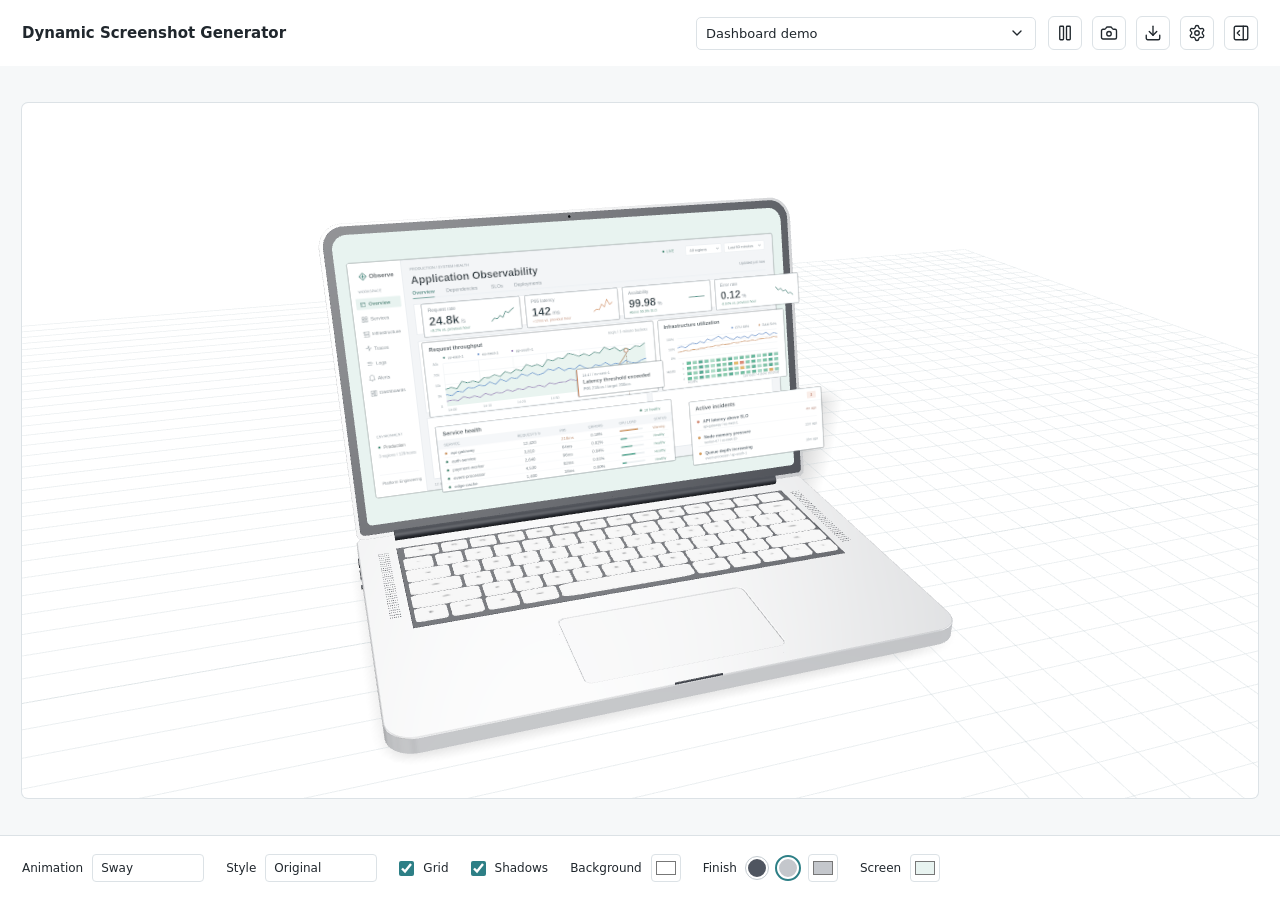
<file: index.html>
<!doctype html>
<html lang="en">
<head>
  <meta charset="utf-8">
  <meta name="viewport" content="width=device-width, initial-scale=1">
  <meta name="theme-color" content="#ffffff">
  <title>Dynamic Screenshot Generator</title>
  <link rel="stylesheet" href="style.css">
  <script type="importmap">{"imports":{"three":"./vendor/three/three.module.js"}}</script>
</head>
<body>
  <main class="app panel-collapsed" id="app">
    <section class="workspace">
      <header class="topbar">
        <div class="title"><h1>Dynamic Screenshot Generator</h1></div>
        <div class="top-folder"><label class="sr-only" for="assetSetSelect">Demo</label><select id="assetSetSelect"><option>Dashboard demo</option><option>Chess Demo</option></select></div>
        <div class="top-actions">
          <button class="icon-button" id="topAnimationToggle" aria-label="Pause animation" title="Pause animation" aria-pressed="true" data-icon="Pause"></button>
          <button class="icon-button" id="resetView" aria-label="Reset camera" title="Reset camera" data-icon="Camera"></button>
          <button class="icon-button" id="openPng" aria-label="Download PNG" title="Download PNG" aria-haspopup="dialog" aria-controls="pngModal" data-icon="Download" disabled></button>
          <button class="icon-button" id="openSettings" aria-label="Settings" title="Settings" data-icon="Settings"></button>
          <button class="icon-button" id="panelToggle" aria-label="Expand controls" title="Expand controls" aria-expanded="false" data-icon="PanelRightOpen"></button>
        </div>
      </header>
      <div class="preview-area">
        <div class="viewport" id="viewport">
          <div class="render-status" id="renderStatus" role="status">Loading scene</div>
        </div>
      </div>
      <div class="canvas-controls">
        <label class="style-control">Animation<select id="animationPreset"><option value="sway">Sway</option><option value="tour">Camera Tour</option><option value="fly-in">Fly In</option><option value="inversion">Inversion</option></select></label>
        <label class="style-control">Style<select id="renderStyle" aria-label="Rendering style"><option value="original">Original</option><option value="blueprint">Blueprint</option></select></label>
        <label class="check-control" id="blueprintScreensControl" hidden><input type="checkbox" id="blueprintScreens" checked><span>Blueprint screens</span></label>
        <label class="check-control" id="hiddenEdgesControl" hidden><input type="checkbox" id="hiddenEdges"><span>Hidden edges</span></label>
        <label class="check-control"><input type="checkbox" id="canvasGrid" checked><span>Grid</span></label>
        <label class="check-control"><input type="checkbox" id="canvasShadow" checked><span>Shadows</span></label>
        <label class="background-control">Background<input type="color" id="canvasBg" value="#ffffff" aria-label="Background color" title="Background color"></label>
        <div class="finish-control"><span>Finish</span><button class="finish-swatch gray" data-finish="gray" aria-label="Space Gray" title="Space Gray" aria-pressed="true"></button><button class="finish-swatch silver" data-finish="silver" aria-label="Silver" title="Silver" aria-pressed="false"></button><input type="color" id="bodyColor" value="#4f5560" aria-label="Display body color" title="Display body color"></div>
        <label class="color-control">Screen<input type="color" id="screenColor" value="#e8f3f0" aria-label="Screen color" title="Screen color"></label>
      </div>
    </section>
    <aside class="panel" id="panel" aria-label="Scene controls">
      <div class="panel-inner">
        <details class="section"><summary>Display</summary><div class="section-body"><div class="select-row"><label for="deviceSelect">Model</label><select id="deviceSelect"><option value="laptop">Laptop</option><option value="desktop">Desktop</option></select></div><label class="check-control"><input type="checkbox" id="deviceVisible" checked>Visible</label><div id="laptopControls" class="device-controls"></div><div id="desktopControls" class="device-controls" hidden></div></div></details>
        <details class="section"><summary>Scene Orientation</summary><div class="section-body" id="sceneControls"></div></details>
        <details class="section"><summary>Living Motion</summary><div class="section-body"><div class="select-row"><span>Animation</span><div class="playback-actions"><button class="command-button play-button" id="animationToggle" aria-label="Pause animation" aria-pressed="true"><span data-icon="Pause"></span><span id="animationLabel">Pause</span></button><button class="icon-button" id="replayEntrance" aria-label="Replay entrance" title="Replay entrance" data-icon="RotateCcw" hidden></button></div></div><div class="select-row" id="swayAxisRow"><label for="animationAxis">Axis</label><select id="animationAxis"><option value="y">Y pivot</option><option value="x">X pivot</option><option value="z">Roll (Z)</option></select></div><div id="animationControls"></div></div></details>
        <div id="layerControls"></div>
        <section class="section asset-section">
          <div class="section-heading"><span>Load Assets</span><div class="demo-actions"><button id="copyDemo" class="icon-button" data-icon="Copy" aria-label="Copy scene JSON" title="Copy scene JSON" disabled></button><button id="resetDemo" class="icon-button" data-icon="RotateCcw" aria-label="Restore demo defaults" title="Restore this demo's JSON defaults" disabled></button></div><span id="copyStatus" class="sr-only" role="status"></span></div>
          <div class="asset-actions" id="localAssetActions" hidden><button id="chooseAssetsFolder" class="command-button"><span data-icon="FolderOpen"></span>Choose Folder</button><button id="rescanAssetsFolder" class="icon-button" data-icon="RefreshCw" aria-label="Rescan folders" title="Rescan folders"></button></div>
          <p class="asset-status" id="assetStatus" role="status"></p>
        </section>
      </div>
    </aside>
  </main>
  <dialog id="settingsModal"><form method="dialog"><header><h2>Settings</h2><button class="icon-button" aria-label="Close settings" title="Close settings" data-icon="X"></button></header><label class="check-control"><input type="checkbox" id="highQuality">High resolution</label><button id="resetApp" type="button" class="command-button reset-button"><span data-icon="RotateCcw"></span>Reset App</button></form></dialog>
  <dialog id="pngModal" class="png-dialog" aria-labelledby="pngTitle">
    <form method="dialog">
      <header><h2 id="pngTitle">Download PNG</h2><button class="icon-button" aria-label="Close PNG export" title="Close" data-icon="X"></button></header>
      <div id="pngPreview" class="png-preview" role="img" aria-label="PNG preview"></div>
      <label class="check-control png-option"><input type="checkbox" id="pngTransparent">Transparent background</label>
      <p id="pngError" class="png-error" role="alert" hidden></p>
      <div class="png-actions"><span id="pngSize" class="png-size"></span><button type="button" id="downloadPng" class="command-button" disabled><span data-icon="Download"></span><span id="pngDownloadLabel">Download PNG</span></button></div>
    </form>
  </dialog>
  <dialog id="copyFallback" class="json-dialog"><form method="dialog"><header><h2>Scene JSON</h2><button class="icon-button" aria-label="Close scene JSON" title="Close scene JSON" data-icon="X"></button></header><p role="alert">Clipboard unavailable.</p><textarea id="copyJSON" readonly spellcheck="false" wrap="off" aria-label="Scene JSON"></textarea></form></dialog>
  <script type="module" src="app.js"></script>
</body>
</html>
</file>
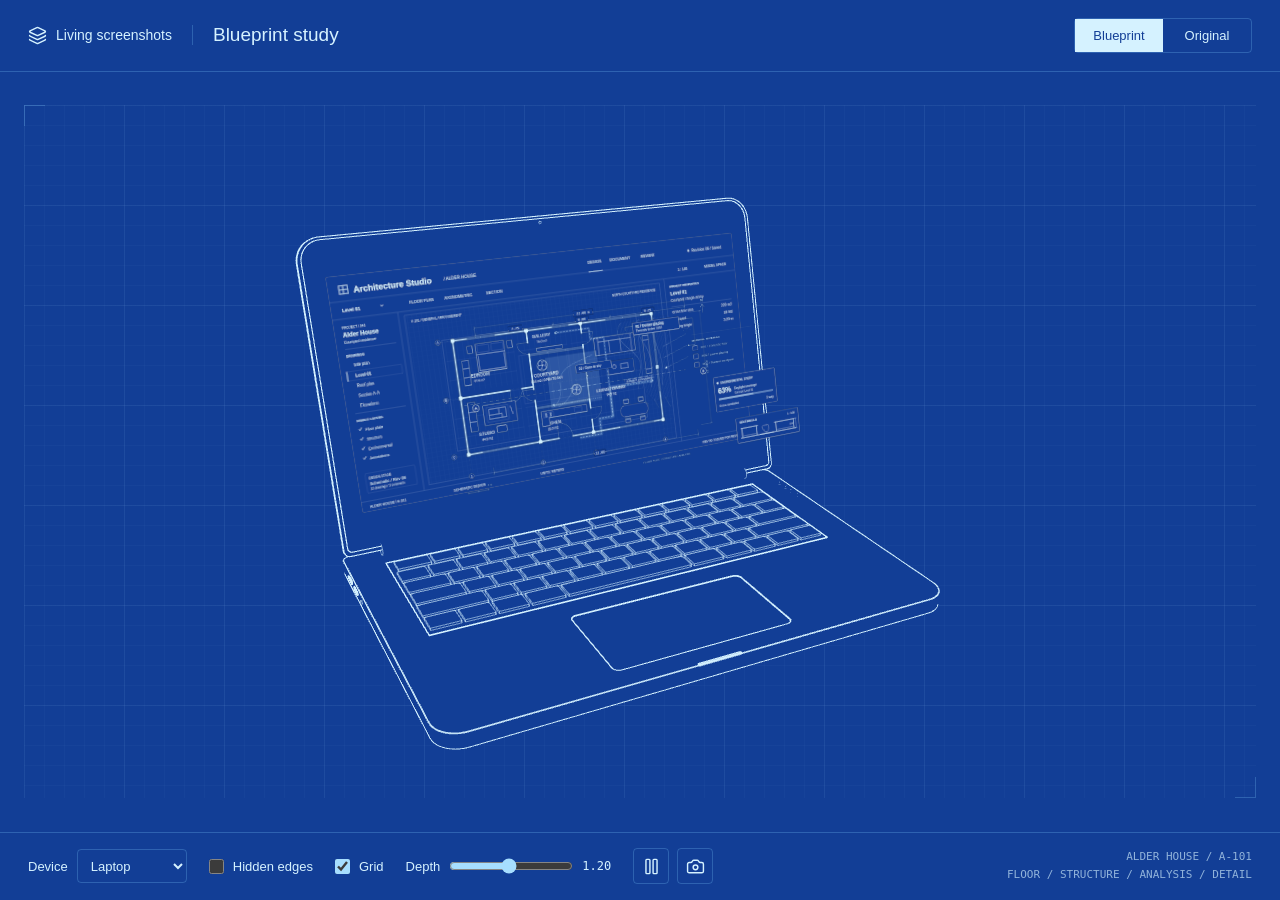
<file: blueprint-study.html>
<!doctype html>
<html lang="en">
<head>
  <meta charset="utf-8">
  <meta name="viewport" content="width=device-width, initial-scale=1">
  <meta name="theme-color" content="#123e96">
  <title>Blueprint Study - Living Screenshots</title>
  <script type="importmap">{"imports":{"three":"./vendor/three/three.module.js"}}</script>
  <style>
    :root{font-family:Arial,Helvetica,sans-serif;color:#d5f2ff;background:#123e96;letter-spacing:0;color-scheme:dark;--paper:#123e96;--ink:#d5f2ff;--rule:#74b9f14a}
    *{box-sizing:border-box}body{margin:0;min-height:100svh;display:flex;flex-direction:column}button,input,select{font:inherit}button,a,input,select{outline-offset:4px}button,input,select{accent-color:#a6deff}a{color:inherit;text-decoration:none}button,select{color:inherit;border:1px solid var(--rule);background:transparent;border-radius:4px}button{cursor:pointer}button:disabled{opacity:.4;cursor:wait}button:hover,select:hover{background:#a6d8ff15}button svg,a svg{width:19px;height:19px;display:block;flex:none}
    header{min-height:72px;padding:16px 28px;display:flex;align-items:center;justify-content:space-between;gap:20px;border-bottom:1px solid var(--rule)}.identity{display:flex;align-items:center;gap:20px;min-width:0}.brand{display:flex;align-items:center;gap:9px;font-size:14px}.divider{height:20px;width:1px;background:var(--rule)}h1{font-size:19px;line-height:1.2;margin:0;font-weight:500}.mode{display:flex;gap:0;border:1px solid var(--rule);border-radius:4px;flex:none}.mode button{border:0;border-radius:0;font-size:13px;padding:9px 14px;min-width:88px}.mode button[aria-pressed=true]{color:var(--paper);background:var(--ink)}
    main{flex:1;min-height:0;display:grid;place-items:center;padding:20px 24px}.stage{width:min(100%,calc((100svh - 180px)*16/9));aspect-ratio:16/9;position:relative;background-color:var(--paper);isolation:isolate;overflow:hidden}.stage.grid{background-image:linear-gradient(to right,#a6d8ff08 1px,transparent 1px),linear-gradient(to bottom,#a6d8ff08 1px,transparent 1px),linear-gradient(to right,#a6d8ff0e 1px,transparent 1px),linear-gradient(to bottom,#a6d8ff0e 1px,transparent 1px);background-size:20px 20px,20px 20px,100px 100px,100px 100px}.stage canvas{width:100%;height:100%;display:block;touch-action:none}.status{position:absolute;inset:0;display:grid;place-items:center;font-size:13px}.status[hidden]{display:none}.stage:before,.stage:after{content:'';position:absolute;pointer-events:none;width:20px;height:20px;border-color:var(--rule);border-style:solid;z-index:1}.stage:before{top:0;left:0;border-width:1px 0 0 1px}.stage:after{bottom:0;right:0;border-width:0 1px 1px 0}
    footer{border-top:1px solid var(--rule);padding:15px 28px;display:flex;gap:24px;align-items:center;justify-content:space-between;min-height:66px}.controls{display:flex;gap:22px;align-items:center;flex-wrap:wrap}.control{display:flex;align-items:center;gap:9px;font-size:13px;white-space:nowrap}select{height:34px;min-width:110px;padding:0 24px 0 9px}select option{background:var(--paper);color:var(--ink)}input[type=checkbox]{width:15px;height:15px;margin:0}input[type=range]{width:124px;margin:0}output{display:inline-block;min-width:29px;font-family:monospace;font-size:12px;text-align:right}.actions{display:flex;gap:8px}.icon-button{width:36px;height:36px;display:grid;place-items:center}.drawing{font-family:monospace;font-size:11px;line-height:1.7;text-align:right;white-space:nowrap;color:inherit;opacity:.65}html[data-mode=original]{--paper:#f3f6f8;--ink:#253d4d;--rule:#8b9da542;color:#253d4d;background:#f3f6f8;color-scheme:light}.sr-only{position:absolute;width:1px;height:1px;overflow:hidden;clip:rect(0,0,0,0)}
    @media(max-width:700px){header{padding:14px 16px;gap:12px;flex-wrap:wrap}.brand{font-size:12px}.identity{gap:12px}h1{font-size:17px}.mode{margin-left:auto}.mode button{min-width:80px;padding:8px 10px}main{padding:18px 12px}.stage{width:100%}footer{padding:14px 16px;gap:12px;align-items:flex-start;flex-wrap:wrap}.controls{gap:14px 18px}.control{font-size:12px;gap:7px}.drawing{display:none}input[type=range]{width:105px}.actions{margin-left:auto}}
    @media(prefers-reduced-motion:reduce){*{scroll-behavior:auto}}
  </style>
</head>
<body>
  <header>
    <div class="identity"><a class="brand" href="index.html"><span data-icon="Layers"></span><span>Living screenshots</span></a><span class="divider"></span><h1>Blueprint study</h1></div>
    <div class="mode" role="group" aria-label="Rendering style"><button id="blueprintMode" aria-pressed="true">Blueprint</button><button id="originalMode" aria-pressed="false">Original</button></div>
  </header>
  <main><div class="stage grid" id="stage"><div class="status" id="status" role="status">Loading drawing</div></div></main>
  <footer>
    <div class="controls">
      <label class="control">Device<select id="device"><option value="laptop">Laptop</option><option value="desktop">Desktop</option></select></label>
      <label class="control"><input type="checkbox" id="hiddenEdges">Hidden edges</label>
      <label class="control"><input type="checkbox" id="grid" checked>Grid</label>
      <label class="control">Depth<input id="depth" type="range" min="0" max="2.5" step="0.05" value="1.2"><output id="depthValue" for="depth">1.20</output></label>
      <div class="actions"><button class="icon-button" id="play" title="Pause animation" aria-label="Pause animation" aria-pressed="true" disabled><span data-icon="Pause"></span></button><button class="icon-button" id="resetCamera" title="Reset camera" aria-label="Reset camera" disabled><span data-icon="Camera"></span></button></div>
    </div>
    <div class="drawing">ALDER HOUSE / A-101<br>FLOOR / STRUCTURE / ANALYSIS / DETAIL</div>
  </footer>
  <script type="module" src="blueprint-study.js"></script>
</body>
</html>
</file>
<file: style.css>
:root { color-scheme: light; --ink:#20272d; --muted:#72808a; --line:#dce2e6; --accent:#2d7f86; --focus:#d9eeee; --canvas-color:#fff; }
* { box-sizing:border-box; }
body { margin:0; background:#fff; color:var(--ink); font:13px Inter,ui-sans-serif,system-ui,-apple-system,BlinkMacSystemFont,"Segoe UI",sans-serif; letter-spacing:0; }
button,input,select { font:inherit; }
button { cursor:pointer; }
button:focus-visible,input:focus-visible,select:focus-visible,summary:focus-visible { outline:3px solid var(--focus); outline-offset:2px; }
.app { display:grid; grid-template-columns:minmax(0,1fr) 380px; height:100dvh; overflow:hidden; }
.app.panel-collapsed { grid-template-columns:minmax(0,1fr) 0; }
.workspace { min-width:0; min-height:0; display:grid; grid-template-rows:66px minmax(0,1fr) auto; background:#f6f8f9; }
.topbar { display:flex; align-items:center; justify-content:space-between; gap:12px; padding:0 22px; background:#fff; }
.title,.top-actions { display:flex; align-items:center; gap:10px; }
.title h1 { font-size:15px; margin:0; font-weight:700; }
.mark { display:grid; place-items:center; color:var(--accent); width:30px; height:30px; }
.mark svg { width:24px; height:24px; }
.icon-button { display:inline-grid; place-items:center; flex:none; width:34px; height:34px; padding:0; border:1px solid var(--line); border-radius:6px; background:#fff; color:var(--ink); }
.icon-button:hover,.command-button:hover { background:#f4f8f8; border-color:#a8c7c9; }
.icon-button:disabled { opacity:.45; cursor:default; }
.preview-area { min-width:0; min-height:0; display:grid; place-items:center; padding:16px 22px; container-type:size; }
.viewport { position:relative; min-width:0; min-height:0; width:min(100%,calc(100cqh * 16 / 9)); aspect-ratio:16 / 9; overflow:hidden; background:var(--canvas-color); border-radius:6px; box-shadow:0 0 0 1px var(--line); }
.viewport canvas { display:block; width:100%; height:100%; touch-action:none; }
.canvas-controls { display:flex; flex-wrap:wrap; gap:14px 22px; align-items:center; padding:18px 22px; border-top:1px solid var(--line); background:#fff; color:var(--ink); font-size:12px; }
.check-control,.background-control,.color-control,.finish-control,.style-control { display:inline-flex; align-items:center; gap:9px; min-height:28px; }
.canvas-controls [hidden] { display:none; }
.style-control select { width:112px; min-height:28px; padding:3px 8px; border:1px solid var(--line); border-radius:4px; background:#fff; color:var(--ink); }
.canvas-controls input:disabled,.canvas-controls button:disabled { cursor:default; opacity:.55; }
input[type=checkbox] { width:15px; height:15px; margin:0; accent-color:var(--accent); }
input[type=range] { accent-color:var(--accent); min-width:0; width:100%; margin:0; }
input[type=color] { width:30px; height:28px; padding:2px; border:1px solid var(--line); border-radius:4px; background:#fff; cursor:pointer; }
.finish-swatch { width:22px; height:22px; border:2px solid #fff; outline:1px solid #c4cbd0; border-radius:50%; padding:0; }
.finish-swatch.gray { background:#4f5560; }
.finish-swatch.silver { background:#c4c7cc; }
.finish-swatch[aria-pressed=true] { outline:2px solid var(--accent); }
.render-status { position:absolute; top:46%; left:50%; transform:translate(-50%,-50%); color:var(--muted); z-index:2; max-width:320px; text-align:center; line-height:1.5; }
.render-status[hidden] { display:none; }
.render-status.error { color:#a84439; background:#fff; padding:20px; border:1px solid var(--line); border-radius:6px; }
.panel { border-left:1px solid var(--line); overflow:auto; background:#fafbfc; min-width:0; }
.panel-inner { padding:16px; }
.panel-collapsed .panel { display:none; }
.section { margin-bottom:14px; background:#fff; border:1px solid var(--line); border-radius:6px; overflow:hidden; }
.section-heading,summary { font-size:13px; font-weight:700; padding:14px; }
.section-heading { display:flex; align-items:center; justify-content:space-between; gap:12px; }
.demo-actions { display:flex; gap:8px; }
summary { list-style:none; cursor:pointer; display:flex; justify-content:space-between; align-items:center; }
summary::-webkit-details-marker { display:none; }
summary svg { width:14px; height:14px; transition:transform .15s; }
details:not([open]) summary svg { transform:rotate(-90deg); }
.section-body { padding:0 14px 14px; }
.asset-section { padding-bottom:14px; }
.asset-section .select-row,.asset-actions,.asset-status { margin-left:14px; margin-right:14px; }
.select-row { display:grid; grid-template-columns:91px minmax(0,1fr); align-items:center; gap:12px; margin-bottom:12px; }
.select-row label,.select-row>span,.control label { color:#68737d; }
select { width:100%; background:#fff; border:1px solid var(--line); border-radius:5px; padding:7px 9px; min-height:33px; color:var(--ink); }
.command-button { display:inline-flex; align-items:center; justify-content:center; gap:8px; min-height:34px; padding:6px 13px; background:#fff; border:1px solid var(--line); border-radius:5px; font-weight:600; color:var(--ink); }
.command-button>span[data-icon] { display:flex; }
.play-button { justify-self:start; min-width:90px; color:var(--accent); }
.playback-actions { display:flex; align-items:center; gap:8px; }
.playback-actions>[hidden] { display:none; }
.asset-actions { display:flex; gap:9px; align-items:center; }
.asset-actions[hidden] { display:none; }
.asset-actions .command-button { flex:1; }
.asset-status { font-size:11px; color:var(--muted); line-height:1.4; margin-bottom:0; min-height:15px; }
.control { display:grid; grid-template-columns:91px minmax(0,1fr) 61px; gap:10px; align-items:center; min-height:37px; }
.control.wide-value { grid-template-columns:91px minmax(0,1fr) 78px; }
.control input[type=number] { width:100%; min-width:0; height:30px; padding:4px 7px; color:var(--ink); border:1px solid var(--line); border-radius:5px; background:#fff; }
.control label { font-size:12px; }
.control[hidden],.select-row[hidden] { display:none; }
.sr-only { position:absolute; width:1px; height:1px; padding:0; margin:-1px; overflow:hidden; clip-path:inset(50%); white-space:nowrap; border:0; }
.control input[type=number]::-webkit-inner-spin-button { opacity:0; }
.control input[type=number]:hover::-webkit-inner-spin-button { opacity:1; }
.layer-title { display:inline-flex; align-items:center; gap:9px; }
.layer-dot { width:8px; height:8px; border-radius:50%; background:var(--dot-color); flex:none; }
.section-body>.check-control { margin-bottom:10px; color:#68737d; }
.device-controls[hidden] { display:none; }
dialog { width:min(340px,calc(100% - 28px)); border:1px solid var(--line); border-radius:8px; padding:22px; color:var(--ink); box-shadow:0 20px 70px #0002; }
dialog::backdrop { background:#18212a55; }
dialog header { display:flex; align-items:center; justify-content:space-between; gap:12px; margin-bottom:24px; }
dialog h2 { font-size:17px; margin:0; }
dialog .reset-button { margin-top:25px; width:100%; color:#a64d41; }
.json-dialog { width:min(680px,calc(100% - 28px)); }
.json-dialog p { color:#a64d41; }
.json-dialog textarea { display:block; width:100%; height:min(50dvh,420px); padding:12px; border:1px solid var(--line); border-radius:4px; color:var(--ink); background:#fafbfc; resize:vertical; font:12px/1.5 ui-monospace,SFMono-Regular,monospace; }
.png-dialog { width:min(400px,calc(100% - 28px)); }
.png-preview { aspect-ratio:16 / 9; overflow:hidden; border:1px solid var(--line); border-radius:4px; background:#fff conic-gradient(#e6ebee 25%,transparent 0 50%,#e6ebee 0 75%,transparent 0) 0 0 / 16px 16px; }
.png-preview canvas { display:block; width:100%; height:auto; }
.png-option { margin-top:16px; }
.png-actions { display:flex; align-items:center; justify-content:space-between; flex-wrap:wrap; gap:12px; margin-top:20px; }
.png-size { font-size:11px; color:var(--muted); }
.png-actions .command-button { min-width:142px; color:#fff; background:var(--accent); border-color:var(--accent); }
.png-actions .command-button:hover { background:#246b72; }
.png-actions .command-button:disabled { opacity:.5; cursor:default; }
.png-error { margin:12px 0 0; color:#a64d41; font-size:12px; line-height:1.5; }
@media(max-width:1040px) { .app { grid-template-columns:1fr; height:auto; min-height:100dvh; overflow:visible; }.app.panel-collapsed { grid-template-columns:1fr; }.workspace { height:76dvh; }.panel { border-left:0; border-top:1px solid var(--line); }.panel-inner { max-width:760px; margin:auto; }.app.panel-collapsed .workspace { height:100dvh; } }
@media(max-width:640px) { .topbar { padding:0 14px; }.preview-area { padding:12px 14px; }.canvas-controls { padding:14px 16px; gap:8px 18px; }.title { gap:6px; }.top-actions { gap:6px; }.icon-button { width:32px; height:32px; }.panel-inner { padding:14px; } }
@media(max-width:440px) { .workspace { grid-template-rows:100px minmax(0,1fr) auto; }.topbar { flex-wrap:wrap; align-content:center; gap:8px; }.title { width:100%; }.top-actions { margin-left:auto; } }
@media(prefers-reduced-motion:reduce) { * { scroll-behavior:auto; } }

/* Keep the folder and playback controls available while the editor is hidden. */
.top-folder { flex:1; min-width:0; max-width:340px; margin-left:auto; }
.top-folder select { text-overflow:ellipsis; }
select { appearance:none; padding-right:32px; background-image:url("data:image/svg+xml,%3Csvg xmlns='http://www.w3.org/2000/svg' width='16' height='16' viewBox='0 0 24 24' fill='none' stroke='%2320272d' stroke-width='2' stroke-linecap='round' stroke-linejoin='round'%3E%3Cpath d='m6 9 6 6 6-6'/%3E%3C/svg%3E"); background-repeat:no-repeat; background-position:right 10px center; }
.style-control select { padding-right:30px; }
.top-actions { flex:none; }
@media(max-width:800px) { .workspace { grid-template-rows:108px minmax(0,1fr) auto; }.topbar { flex-wrap:wrap; align-content:center; gap:8px 12px; }.title { width:100%; }.top-folder { margin-left:0; max-width:none; }.top-actions { margin-left:auto; } }
</file>
